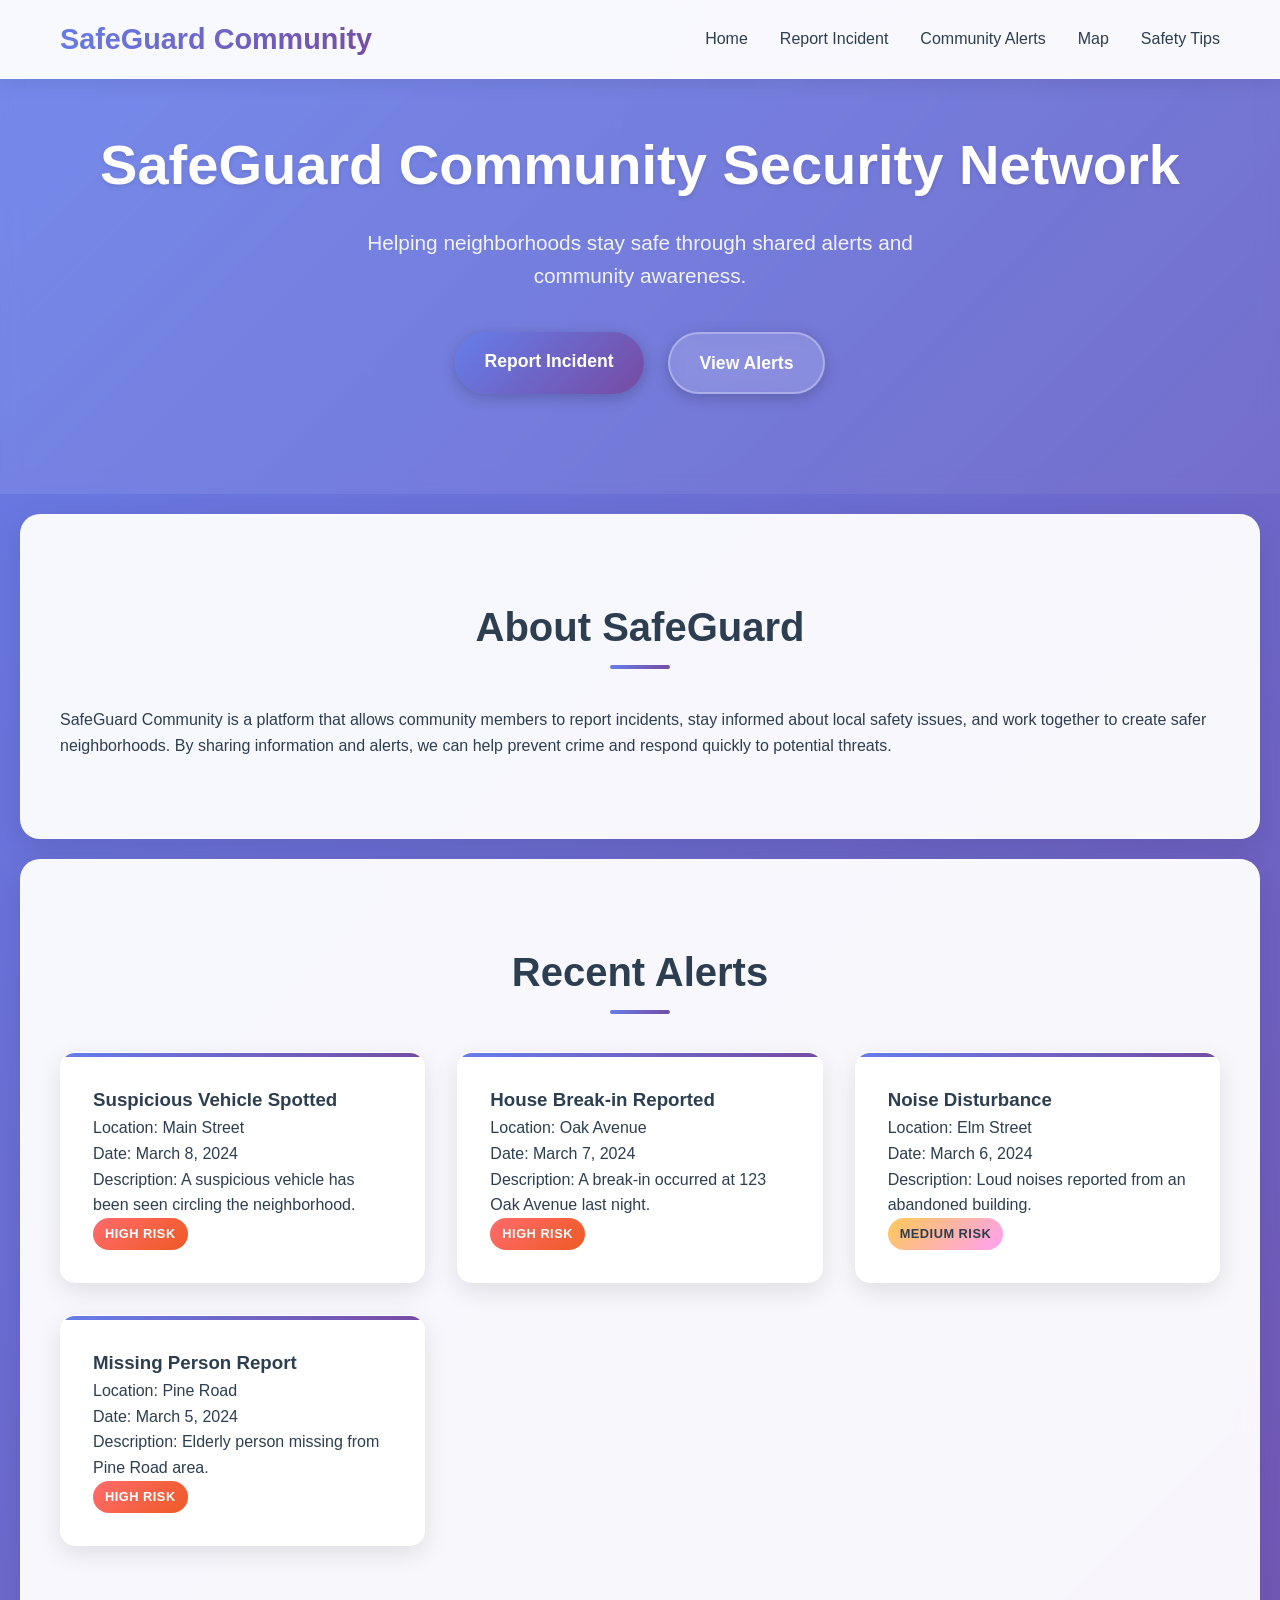
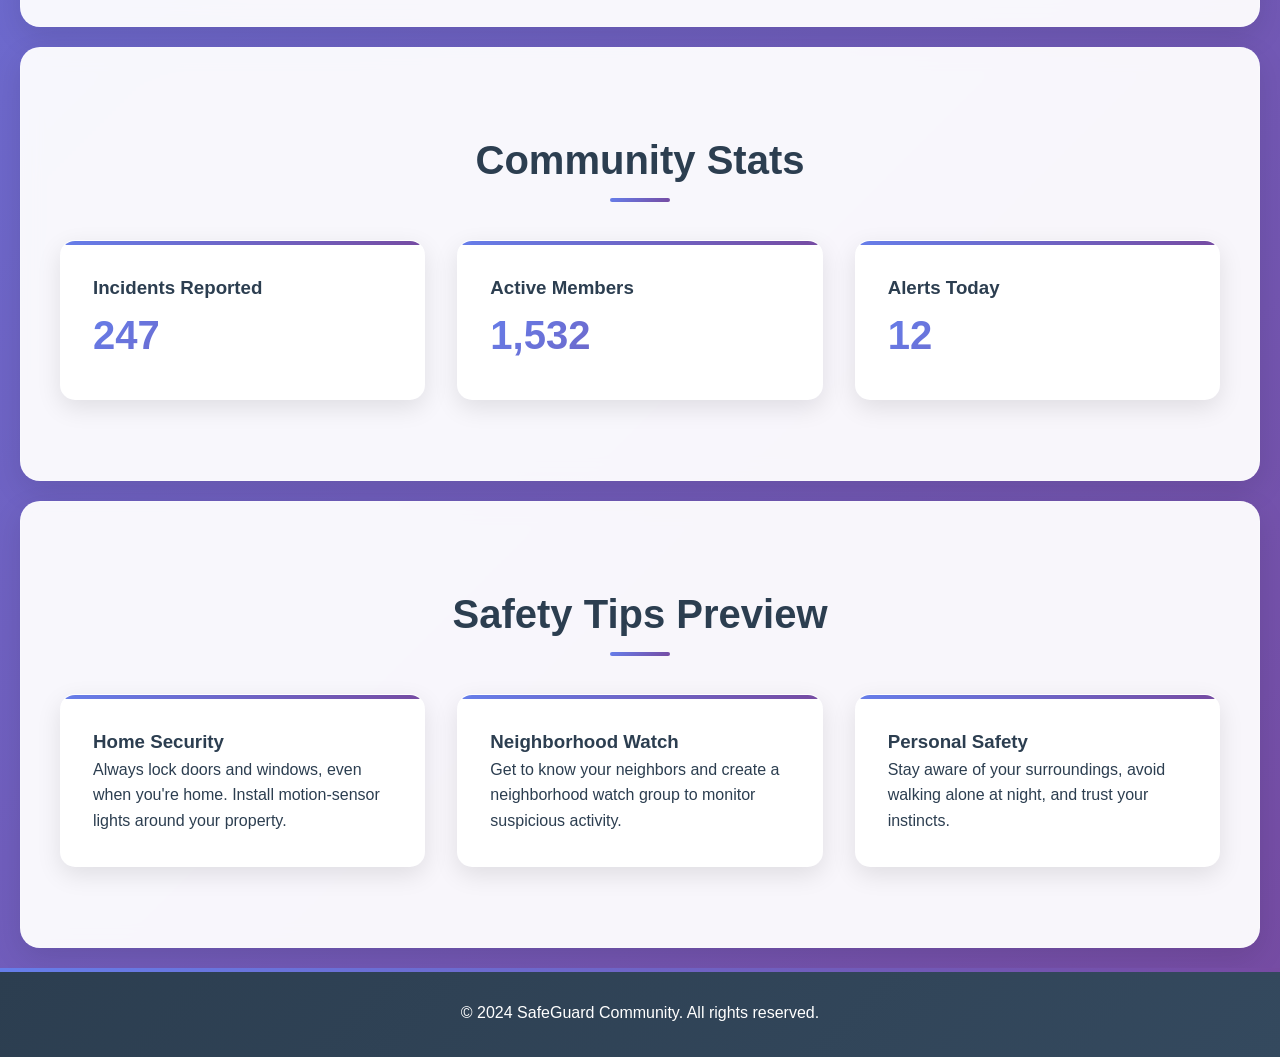
<file: index.html>
<!DOCTYPE html>
<html lang="en">
<head>
    <meta charset="UTF-8">
    <meta name="viewport" content="width=device-width, initial-scale=1.0">
    <title>SafeGuard Community - Home</title>
    <link rel="stylesheet" href="css/styles.css">
</head>
<body>
    <header>
        <nav>
            <div class="nav-container">
                <div class="logo">
                    <h1>SafeGuard Community</h1>
                </div>
                <ul class="nav-menu">
                    <li><a href="index.html">Home</a></li>
                    <li><a href="report.html">Report Incident</a></li>
                    <li><a href="alerts.html">Community Alerts</a></li>
                    <li><a href="map.html">Map</a></li>
                    <li><a href="tips.html">Safety Tips</a></li>
                </ul>
                <div class="hamburger">
                    <span class="bar"></span>
                    <span class="bar"></span>
                    <span class="bar"></span>
                </div>
            </div>
        </nav>
    </header>

    <main>
        <section class="hero">
            <div class="hero-content">
                <h1>SafeGuard Community Security Network</h1>
                <p>Helping neighborhoods stay safe through shared alerts and community awareness.</p>
                <div class="hero-buttons">
                    <a href="report.html" class="btn primary">Report Incident</a>
                    <a href="alerts.html" class="btn secondary">View Alerts</a>
                </div>
            </div>
        </section>

        <section class="about">
            <div class="container">
                <h2>About SafeGuard</h2>
                <p>SafeGuard Community is a platform that allows community members to report incidents, stay informed about local safety issues, and work together to create safer neighborhoods. By sharing information and alerts, we can help prevent crime and respond quickly to potential threats.</p>
            </div>
        </section>

        <section class="recent-alerts">
            <div class="container">
                <h2>Recent Alerts</h2>
                <div class="alerts-grid">
                    <div class="alert-card">
                        <h3>Suspicious Vehicle Spotted</h3>
                        <p>Location: Main Street</p>
                        <p>Date: March 8, 2024</p>
                        <p>Description: A suspicious vehicle has been seen circling the neighborhood.</p>
                        <span class="alert-level high">High Risk</span>
                    </div>
                    <div class="alert-card">
                        <h3>House Break-in Reported</h3>
                        <p>Location: Oak Avenue</p>
                        <p>Date: March 7, 2024</p>
                        <p>Description: A break-in occurred at 123 Oak Avenue last night.</p>
                        <span class="alert-level high">High Risk</span>
                    </div>
                    <div class="alert-card">
                        <h3>Noise Disturbance</h3>
                        <p>Location: Elm Street</p>
                        <p>Date: March 6, 2024</p>
                        <p>Description: Loud noises reported from an abandoned building.</p>
                        <span class="alert-level medium">Medium Risk</span>
                    </div>
                    <div class="alert-card">
                        <h3>Missing Person Report</h3>
                        <p>Location: Pine Road</p>
                        <p>Date: March 5, 2024</p>
                        <p>Description: Elderly person missing from Pine Road area.</p>
                        <span class="alert-level high">High Risk</span>
                    </div>
                </div>
            </div>
        </section>

        <section class="stats">
            <div class="container">
                <h2>Community Stats</h2>
                <div class="stats-grid">
                    <div class="stat-card">
                        <h3>Incidents Reported</h3>
                        <p class="stat-number">247</p>
                    </div>
                    <div class="stat-card">
                        <h3>Active Members</h3>
                        <p class="stat-number">1,532</p>
                    </div>
                    <div class="stat-card">
                        <h3>Alerts Today</h3>
                        <p class="stat-number">12</p>
                    </div>
                </div>
            </div>
        </section>

        <section class="tips-preview">
            <div class="container">
                <h2>Safety Tips Preview</h2>
                <div class="tips-grid">
                    <div class="tip-card">
                        <h3>Home Security</h3>
                        <p>Always lock doors and windows, even when you're home. Install motion-sensor lights around your property.</p>
                    </div>
                    <div class="tip-card">
                        <h3>Neighborhood Watch</h3>
                        <p>Get to know your neighbors and create a neighborhood watch group to monitor suspicious activity.</p>
                    </div>
                    <div class="tip-card">
                        <h3>Personal Safety</h3>
                        <p>Stay aware of your surroundings, avoid walking alone at night, and trust your instincts.</p>
                    </div>
                </div>
            </div>
        </section>
    </main>

    <footer>
        <div class="container">
            <p>&copy; 2024 SafeGuard Community. All rights reserved.</p>
        </div>
    </footer>

    <button class="back-to-top" id="backToTop" title="Back to Top">
        <i class="arrow-up">↑</i>
    </button>

    <script src="js/main.js"></script>
</body>
</html>
</file>
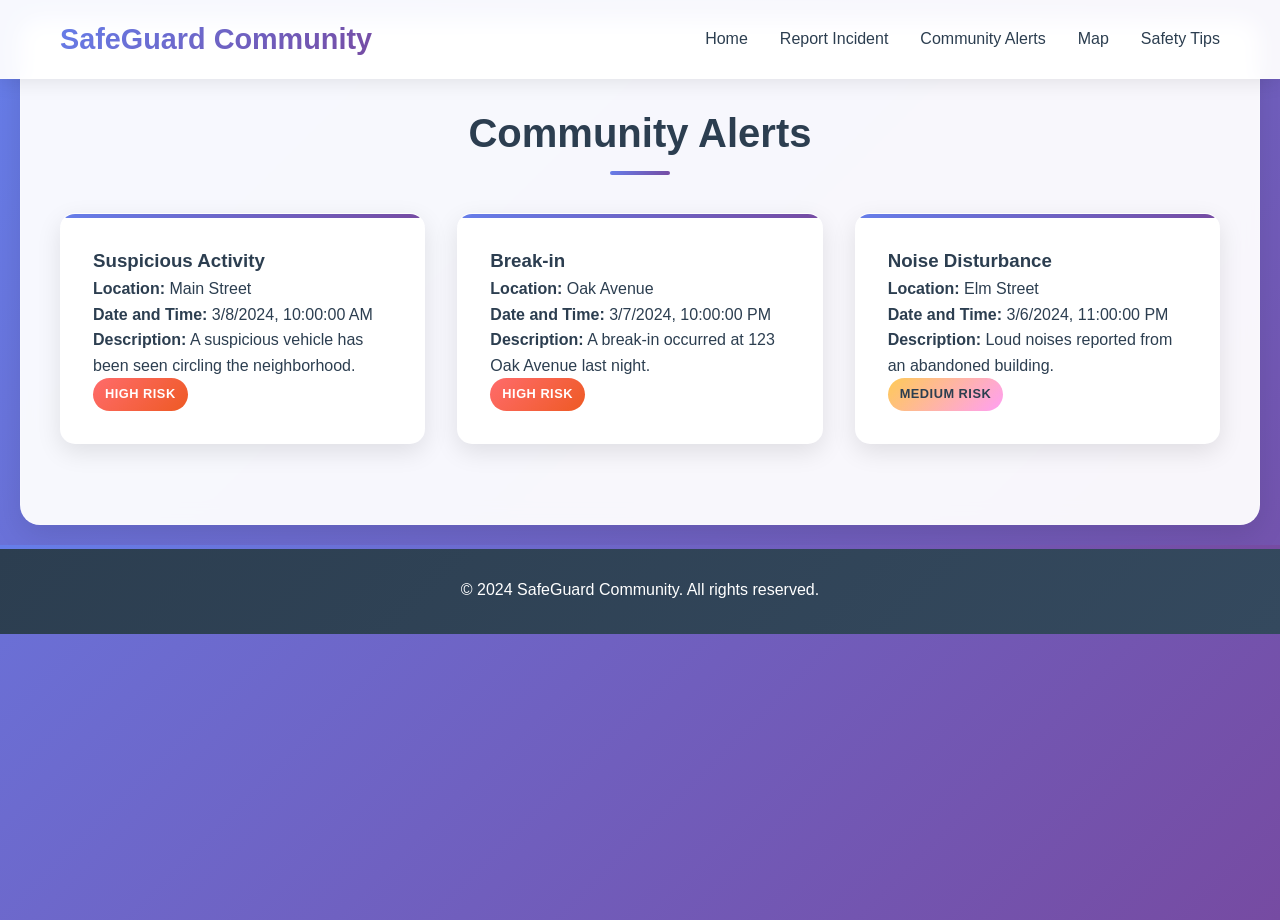
<file: alerts.html>
<!DOCTYPE html>
<html lang="en">
<head>
    <meta charset="UTF-8">
    <meta name="viewport" content="width=device-width, initial-scale=1.0">
    <title>SafeGuard Community - Community Alerts</title>
    <link rel="stylesheet" href="css/styles.css">
</head>
<body>
    <header>
        <nav>
            <div class="nav-container">
                <div class="logo">
                    <h1>SafeGuard Community</h1>
                </div>
                <ul class="nav-menu">
                    <li><a href="index.html">Home</a></li>
                    <li><a href="report.html">Report Incident</a></li>
                    <li><a href="alerts.html">Community Alerts</a></li>
                    <li><a href="map.html">Map</a></li>
                    <li><a href="tips.html">Safety Tips</a></li>
                </ul>
                <div class="hamburger">
                    <span class="bar"></span>
                    <span class="bar"></span>
                    <span class="bar"></span>
                </div>
            </div>
        </nav>
    </header>

    <main>
        <section class="alerts-list">
            <div class="container">
                <h2>Community Alerts</h2>
                <div id="alerts-container" class="alerts-grid">
                    <!-- Alerts will be loaded here -->
                </div>
            </div>
        </section>
    </main>

    <footer>
        <div class="container">
            <p>&copy; 2024 SafeGuard Community. All rights reserved.</p>
        </div>
    </footer>

    <button class="back-to-top" id="backToTop" title="Back to Top">
        <i class="arrow-up">↑</i>
    </button>

    <script src="js/main.js"></script>
    <script src="js/alerts.js"></script>
</body>
</html>
</file>
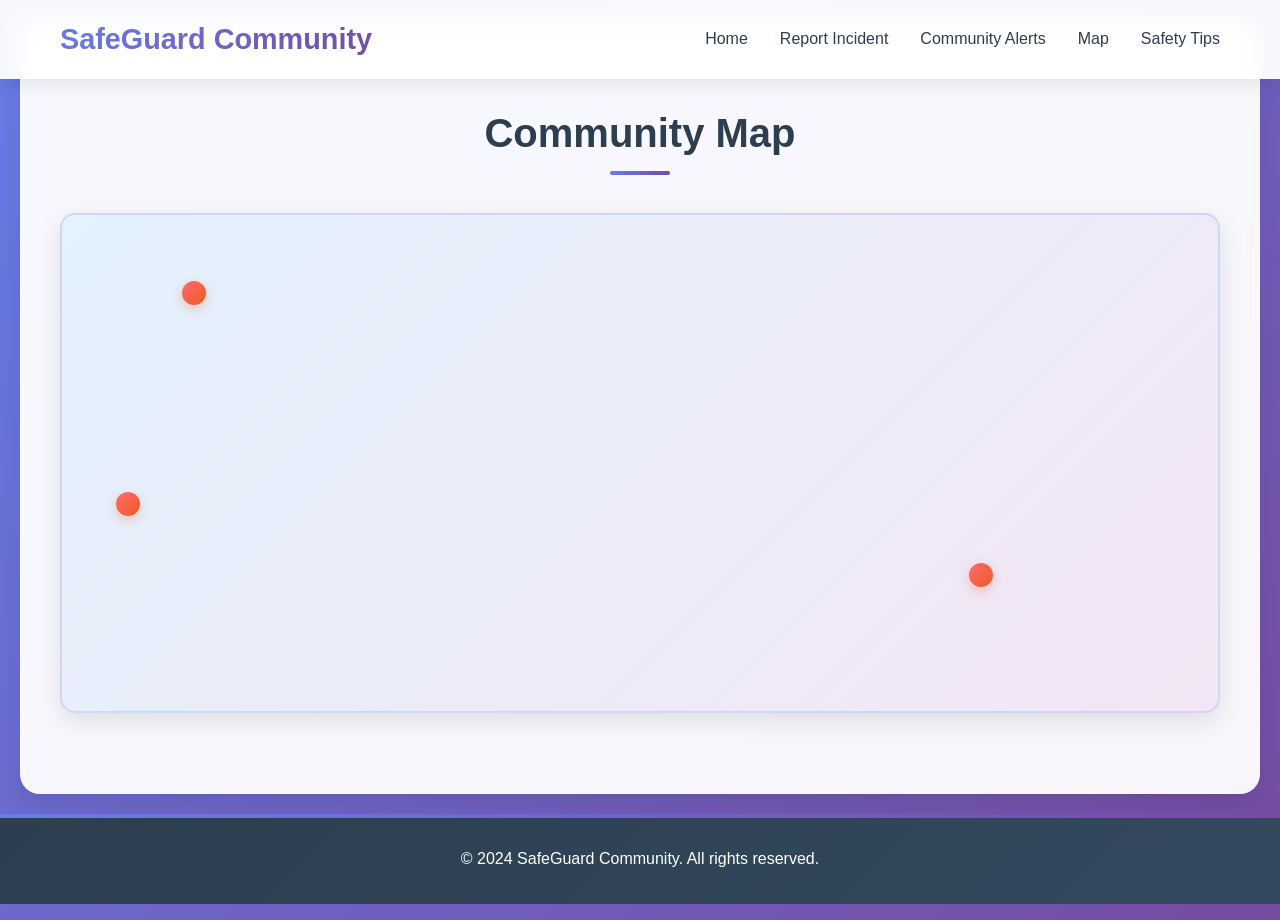
<file: map.html>
<!DOCTYPE html>
<html lang="en">
<head>
    <meta charset="UTF-8">
    <meta name="viewport" content="width=device-width, initial-scale=1.0">
    <title>SafeGuard Community - Map</title>
    <link rel="stylesheet" href="css/styles.css">
</head>
<body>
    <header>
        <nav>
            <div class="nav-container">
                <div class="logo">
                    <h1>SafeGuard Community</h1>
                </div>
                <ul class="nav-menu">
                    <li><a href="index.html">Home</a></li>
                    <li><a href="report.html">Report Incident</a></li>
                    <li><a href="alerts.html">Community Alerts</a></li>
                    <li><a href="map.html">Map</a></li>
                    <li><a href="tips.html">Safety Tips</a></li>
                </ul>
                <div class="hamburger">
                    <span class="bar"></span>
                    <span class="bar"></span>
                    <span class="bar"></span>
                </div>
            </div>
        </nav>
    </header>

    <main>
        <section class="map-section">
            <div class="container">
                <h2>Community Map</h2>
                <div id="map" class="map-container">
                    <!-- Markers will be added here -->
                </div>
            </div>
        </section>
    </main>

    <footer>
        <div class="container">
            <p>&copy; 2024 SafeGuard Community. All rights reserved.</p>
        </div>
    </footer>

    <button class="back-to-top" id="backToTop" title="Back to Top">
        <i class="arrow-up">↑</i>
    </button>

    <script src="js/main.js"></script>
    <script src="js/map.js"></script>
</body>
</html>
</file>
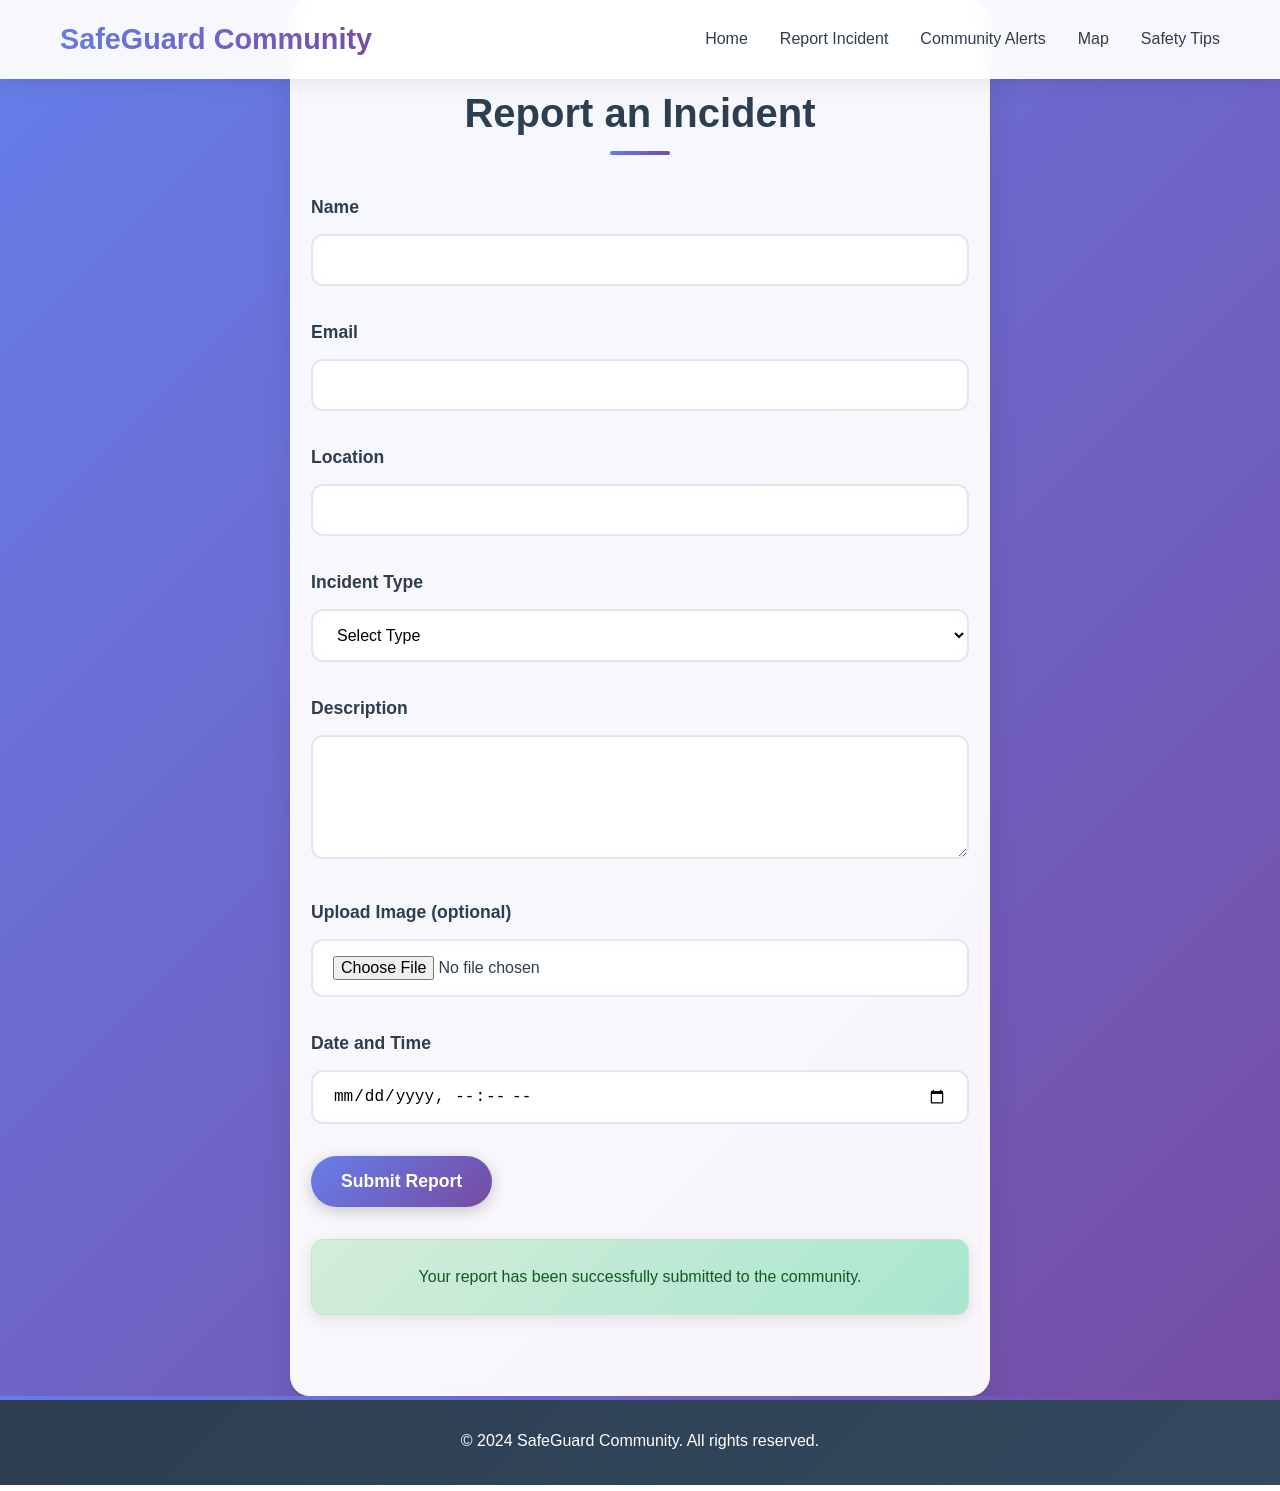
<file: report.html>
<!DOCTYPE html>
<html lang="en">
<head>
    <meta charset="UTF-8">
    <meta name="viewport" content="width=device-width, initial-scale=1.0">
    <title>SafeGuard Community - Report Incident</title>
    <link rel="stylesheet" href="css/styles.css">
</head>
<body>
    <header>
        <nav>
            <div class="nav-container">
                <div class="logo">
                    <h1>SafeGuard Community</h1>
                </div>
                <ul class="nav-menu">
                    <li><a href="index.html">Home</a></li>
                    <li><a href="report.html">Report Incident</a></li>
                    <li><a href="alerts.html">Community Alerts</a></li>
                    <li><a href="map.html">Map</a></li>
                    <li><a href="tips.html">Safety Tips</a></li>
                </ul>
                <div class="hamburger">
                    <span class="bar"></span>
                    <span class="bar"></span>
                    <span class="bar"></span>
                </div>
            </div>
        </nav>
    </header>

    <main>
        <section class="report-form">
            <div class="container">
                <h2>Report an Incident</h2>
                <form id="incident-form">
                    <div class="form-group">
                        <label for="name">Name</label>
                        <input type="text" id="name" name="name" required>
                    </div>
                    <div class="form-group">
                        <label for="email">Email</label>
                        <input type="email" id="email" name="email" required>
                    </div>
                    <div class="form-group">
                        <label for="location">Location</label>
                        <input type="text" id="location" name="location" required>
                    </div>
                    <div class="form-group">
                        <label for="incident-type">Incident Type</label>
                        <select id="incident-type" name="incident-type" required>
                            <option value="">Select Type</option>
                            <option value="suspicious-activity">Suspicious Activity</option>
                            <option value="theft">Theft</option>
                            <option value="break-in">Break-in</option>
                            <option value="vandalism">Vandalism</option>
                            <option value="missing-person">Missing Person</option>
                            <option value="other">Other</option>
                        </select>
                    </div>
                    <div class="form-group">
                        <label for="description">Description</label>
                        <textarea id="description" name="description" rows="5" required></textarea>
                    </div>
                    <div class="form-group">
                        <label for="image">Upload Image (optional)</label>
                        <input type="file" id="image" name="image" accept="image/*">
                    </div>
                    <div class="form-group">
                        <label for="datetime">Date and Time</label>
                        <input type="datetime-local" id="datetime" name="datetime" required>
                    </div>
                    <button type="submit" class="btn primary">Submit Report</button>
                </form>
                <div id="confirmation" class="confirmation hidden">
                    <p>Your report has been successfully submitted to the community.</p>
                </div>
            </div>
        </section>
    </main>

    <footer>
        <div class="container">
            <p>&copy; 2024 SafeGuard Community. All rights reserved.</p>
        </div>
    </footer>

    <button class="back-to-top" id="backToTop" title="Back to Top">
        <i class="arrow-up">↑</i>
    </button>

    <script src="js/main.js"></script>
    <script src="js/reports.js"></script>
</body>
</html>
</file>
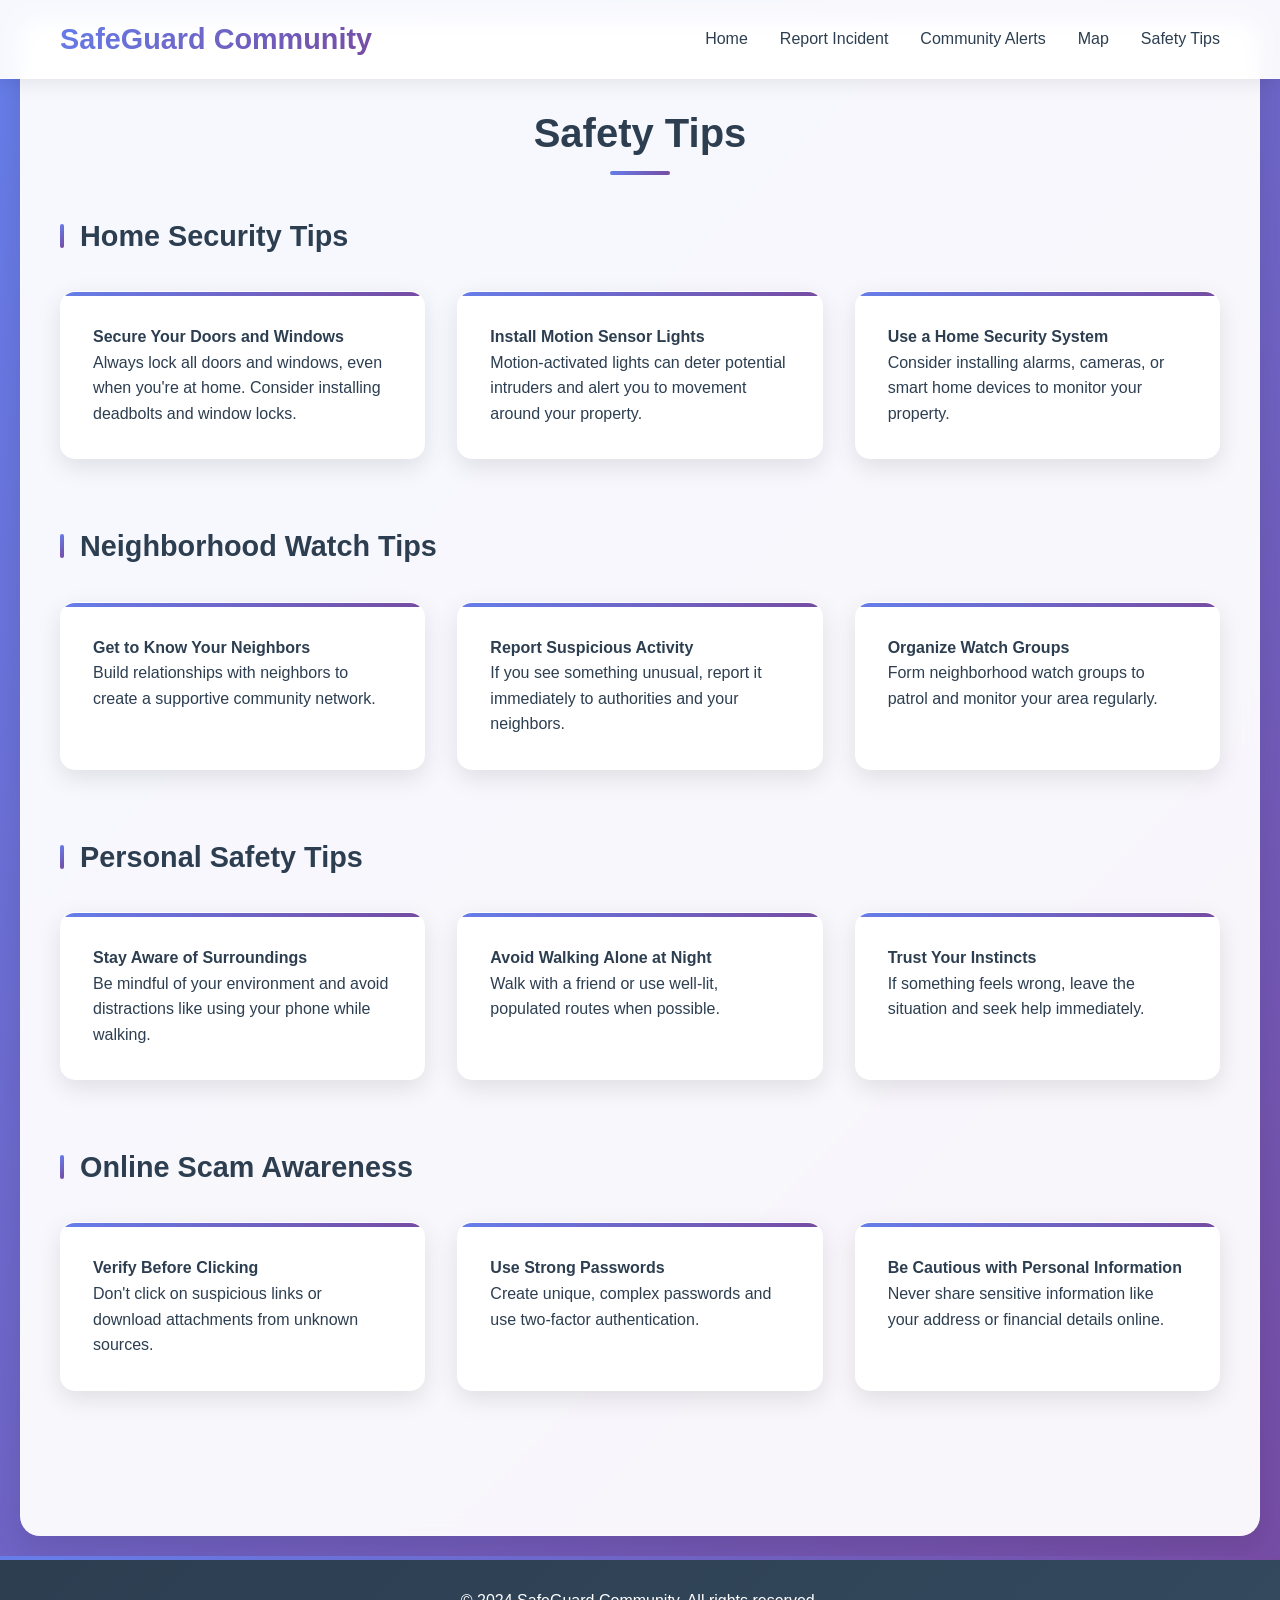
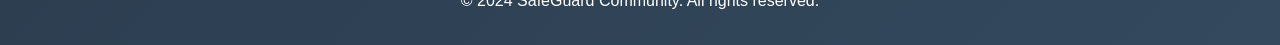
<file: tips.html>
<!DOCTYPE html>
<html lang="en">
<head>
    <meta charset="UTF-8">
    <meta name="viewport" content="width=device-width, initial-scale=1.0">
    <title>SafeGuard Community - Safety Tips</title>
    <link rel="stylesheet" href="css/styles.css">
</head>
<body>
    <header>
        <nav>
            <div class="nav-container">
                <div class="logo">
                    <h1>SafeGuard Community</h1>
                </div>
                <ul class="nav-menu">
                    <li><a href="index.html">Home</a></li>
                    <li><a href="report.html">Report Incident</a></li>
                    <li><a href="alerts.html">Community Alerts</a></li>
                    <li><a href="map.html">Map</a></li>
                    <li><a href="tips.html">Safety Tips</a></li>
                </ul>
                <div class="hamburger">
                    <span class="bar"></span>
                    <span class="bar"></span>
                    <span class="bar"></span>
                </div>
            </div>
        </nav>
    </header>

    <main>
        <section class="tips-section">
            <div class="container">
                <h2>Safety Tips</h2>
                <div class="tips-categories">
                    <div class="tips-category">
                        <h3>Home Security Tips</h3>
                        <div class="tips-grid">
                            <div class="tip-card">
                                <h4>Secure Your Doors and Windows</h4>
                                <p>Always lock all doors and windows, even when you're at home. Consider installing deadbolts and window locks.</p>
                            </div>
                            <div class="tip-card">
                                <h4>Install Motion Sensor Lights</h4>
                                <p>Motion-activated lights can deter potential intruders and alert you to movement around your property.</p>
                            </div>
                            <div class="tip-card">
                                <h4>Use a Home Security System</h4>
                                <p>Consider installing alarms, cameras, or smart home devices to monitor your property.</p>
                            </div>
                        </div>
                    </div>
                    <div class="tips-category">
                        <h3>Neighborhood Watch Tips</h3>
                        <div class="tips-grid">
                            <div class="tip-card">
                                <h4>Get to Know Your Neighbors</h4>
                                <p>Build relationships with neighbors to create a supportive community network.</p>
                            </div>
                            <div class="tip-card">
                                <h4>Report Suspicious Activity</h4>
                                <p>If you see something unusual, report it immediately to authorities and your neighbors.</p>
                            </div>
                            <div class="tip-card">
                                <h4>Organize Watch Groups</h4>
                                <p>Form neighborhood watch groups to patrol and monitor your area regularly.</p>
                            </div>
                        </div>
                    </div>
                    <div class="tips-category">
                        <h3>Personal Safety Tips</h3>
                        <div class="tips-grid">
                            <div class="tip-card">
                                <h4>Stay Aware of Surroundings</h4>
                                <p>Be mindful of your environment and avoid distractions like using your phone while walking.</p>
                            </div>
                            <div class="tip-card">
                                <h4>Avoid Walking Alone at Night</h4>
                                <p>Walk with a friend or use well-lit, populated routes when possible.</p>
                            </div>
                            <div class="tip-card">
                                <h4>Trust Your Instincts</h4>
                                <p>If something feels wrong, leave the situation and seek help immediately.</p>
                            </div>
                        </div>
                    </div>
                    <div class="tips-category">
                        <h3>Online Scam Awareness</h3>
                        <div class="tips-grid">
                            <div class="tip-card">
                                <h4>Verify Before Clicking</h4>
                                <p>Don't click on suspicious links or download attachments from unknown sources.</p>
                            </div>
                            <div class="tip-card">
                                <h4>Use Strong Passwords</h4>
                                <p>Create unique, complex passwords and use two-factor authentication.</p>
                            </div>
                            <div class="tip-card">
                                <h4>Be Cautious with Personal Information</h4>
                                <p>Never share sensitive information like your address or financial details online.</p>
                            </div>
                        </div>
                    </div>
                </div>
            </div>
        </section>
    </main>

    <footer>
        <div class="container">
            <p>&copy; 2024 SafeGuard Community. All rights reserved.</p>
        </div>
    </footer>

    <button class="back-to-top" id="backToTop" title="Back to Top">
        <i class="arrow-up">↑</i>
    </button>

    <script src="js/main.js"></script>
</body>
</html>
</file>
<file: css/styles.css>
/* styles.css - Main stylesheet for SafeGuard Community */

/* Reset and base styles */
* {
    margin: 0;
    padding: 0;
    box-sizing: border-box;
}

body {
    font-family: 'Segoe UI', Tahoma, Geneva, Verdana, sans-serif;
    line-height: 1.6;
    color: #2c3e50;
    background: linear-gradient(135deg, #667eea 0%, #764ba2 100%);
    min-height: 100vh;
}

.container {
    max-width: 1200px;
    margin: 0 auto;
    padding: 0 20px;
}

/* Navigation */
nav {
    background: rgba(255, 255, 255, 0.95);
    backdrop-filter: blur(10px);
    color: #2c3e50;
    padding: 1rem 0;
    position: fixed;
    width: 100%;
    top: 0;
    z-index: 1000;
    box-shadow: 0 2px 20px rgba(0, 0, 0, 0.1);
    border-bottom: 1px solid rgba(255, 255, 255, 0.2);
}

.nav-container {
    display: flex;
    justify-content: space-between;
    align-items: center;
    max-width: 1200px;
    margin: 0 auto;
    padding: 0 20px;
}

.logo h1 {
    font-size: 1.8rem;
    font-weight: 700;
    background: linear-gradient(135deg, #667eea 0%, #764ba2 100%);
    -webkit-background-clip: text;
    -webkit-text-fill-color: transparent;
    background-clip: text;
}

.nav-menu {
    display: flex;
    list-style: none;
}

.nav-menu li {
    margin-left: 2rem;
}

.nav-menu a {
    color: #2c3e50;
    text-decoration: none;
    font-weight: 500;
    transition: all 0.3s ease;
    position: relative;
}

.nav-menu a::after {
    content: '';
    position: absolute;
    width: 0;
    height: 2px;
    bottom: -5px;
    left: 0;
    background: linear-gradient(135deg, #667eea 0%, #764ba2 100%);
    transition: width 0.3s ease;
}

.nav-menu a:hover::after {
    width: 100%;
}

.nav-menu a:hover {
    color: #667eea;
    transform: translateY(-2px);
}

.hamburger {
    display: none;
    flex-direction: column;
    cursor: pointer;
}

.bar {
    width: 25px;
    height: 3px;
    background: linear-gradient(135deg, #667eea 0%, #764ba2 100%);
    margin: 3px 0;
    transition: 0.3s;
    border-radius: 2px;
}

/* Hero Section */
.hero {
    background: linear-gradient(135deg, rgba(255, 255, 255, 0.1) 0%, rgba(255, 255, 255, 0.05) 100%);
    backdrop-filter: blur(10px);
    color: white;
    padding: 120px 0 100px;
    text-align: center;
    position: relative;
    overflow: hidden;
}

.hero::before {
    content: '';
    position: absolute;
    top: 0;
    left: 0;
    right: 0;
    bottom: 0;
    background: url('data:image/svg+xml,<svg xmlns="http://www.w3.org/2000/svg" viewBox="0 0 100 100"><defs><pattern id="grain" width="100" height="100" patternUnits="userSpaceOnUse"><circle cx="25" cy="25" r="1" fill="rgba(255,255,255,0.1)"/><circle cx="75" cy="75" r="1" fill="rgba(255,255,255,0.1)"/><circle cx="50" cy="10" r="0.5" fill="rgba(255,255,255,0.1)"/></pattern></defs><rect width="100" height="100" fill="url(%23grain)"/></svg>');
    opacity: 0.1;
}

.hero h1 {
    font-size: 3.5rem;
    margin-bottom: 1rem;
    font-weight: 800;
    text-shadow: 0 2px 4px rgba(0, 0, 0, 0.1);
}

.hero p {
    font-size: 1.3rem;
    margin-bottom: 2.5rem;
    opacity: 0.9;
    max-width: 600px;
    margin-left: auto;
    margin-right: auto;
}

.hero-buttons {
    display: flex;
    justify-content: center;
    gap: 1.5rem;
    flex-wrap: wrap;
}

.btn {
    display: inline-block;
    padding: 15px 30px;
    text-decoration: none;
    border-radius: 50px;
    transition: all 0.3s ease;
    font-weight: 600;
    font-size: 1.1rem;
    position: relative;
    overflow: hidden;
    box-shadow: 0 4px 15px rgba(0, 0, 0, 0.2);
}

.btn::before {
    content: '';
    position: absolute;
    top: 0;
    left: -100%;
    width: 100%;
    height: 100%;
    background: linear-gradient(90deg, transparent, rgba(255, 255, 255, 0.2), transparent);
    transition: left 0.5s;
}

.btn:hover::before {
    left: 100%;
}

.btn.primary {
    background: linear-gradient(135deg, #667eea 0%, #764ba2 100%);
    color: white;
    border: none;
}

.btn.primary:hover {
    transform: translateY(-3px);
    box-shadow: 0 8px 25px rgba(102, 126, 234, 0.4);
}

.btn.secondary {
    background: rgba(255, 255, 255, 0.1);
    color: white;
    border: 2px solid rgba(255, 255, 255, 0.3);
    backdrop-filter: blur(10px);
}

.btn.secondary:hover {
    background: rgba(255, 255, 255, 0.2);
    border-color: rgba(255, 255, 255, 0.5);
    transform: translateY(-3px);
    box-shadow: 0 8px 25px rgba(255, 255, 255, 0.2);
}

/* Sections */
section {
    padding: 80px 0;
    position: relative;
}

.about, .recent-alerts, .stats, .tips-preview {
    background: rgba(255, 255, 255, 0.95);
    backdrop-filter: blur(10px);
    margin: 20px;
    border-radius: 20px;
    box-shadow: 0 10px 30px rgba(0, 0, 0, 0.1);
    border: 1px solid rgba(255, 255, 255, 0.2);
}

.report-form, .alerts-list, .map-section, .tips-section {
    background: rgba(255, 255, 255, 0.95);
    backdrop-filter: blur(10px);
    margin: 20px;
    border-radius: 20px;
    box-shadow: 0 10px 30px rgba(0, 0, 0, 0.1);
    border: 1px solid rgba(255, 255, 255, 0.2);
}

h2 {
    text-align: center;
    margin-bottom: 3rem;
    color: #2c3e50;
    font-size: 2.5rem;
    font-weight: 700;
    position: relative;
}

h2::after {
    content: '';
    position: absolute;
    bottom: -10px;
    left: 50%;
    transform: translateX(-50%);
    width: 60px;
    height: 4px;
    background: linear-gradient(135deg, #667eea 0%, #764ba2 100%);
    border-radius: 2px;
}

/* Grid layouts */
.alerts-grid, .stats-grid, .tips-grid {
    display: grid;
    grid-template-columns: repeat(auto-fit, minmax(320px, 1fr));
    gap: 2rem;
}

/* Cards */
.alert-card, .stat-card, .tip-card {
    background: white;
    border-radius: 15px;
    padding: 2rem;
    box-shadow: 0 8px 25px rgba(0, 0, 0, 0.1);
    transition: all 0.3s ease;
    border: 1px solid rgba(255, 255, 255, 0.8);
    position: relative;
    overflow: hidden;
}

.alert-card::before, .stat-card::before, .tip-card::before {
    content: '';
    position: absolute;
    top: 0;
    left: 0;
    right: 0;
    height: 4px;
    background: linear-gradient(135deg, #667eea 0%, #764ba2 100%);
}

.alert-card:hover, .stat-card:hover, .tip-card:hover {
    transform: translateY(-8px);
    box-shadow: 0 15px 35px rgba(0, 0, 0, 0.15);
}

.alert-level {
    display: inline-block;
    padding: 6px 12px;
    border-radius: 20px;
    font-size: 0.8rem;
    font-weight: 600;
    color: white;
    text-transform: uppercase;
    letter-spacing: 0.5px;
}

.alert-level.high {
    background: linear-gradient(135deg, #ff6b6b 0%, #ee5a24 100%);
}

.alert-level.medium {
    background: linear-gradient(135deg, #feca57 0%, #ff9ff3 100%);
    color: #2c3e50;
}

.alert-level.low {
    background: linear-gradient(135deg, #48dbfb 0%, #0abde3 100%);
}

.stat-number {
    font-size: 2.5rem;
    font-weight: 800;
    background: linear-gradient(135deg, #667eea 0%, #764ba2 100%);
    -webkit-background-clip: text;
    -webkit-text-fill-color: transparent;
    background-clip: text;
}

/* Form styles */
.report-form {
    max-width: 700px;
    margin: 0 auto;
}

.form-group {
    margin-bottom: 2rem;
}

label {
    display: block;
    margin-bottom: 0.8rem;
    font-weight: 600;
    color: #2c3e50;
    font-size: 1.1rem;
}

input, select, textarea {
    width: 100%;
    padding: 15px 20px;
    border: 2px solid #e1e8ed;
    border-radius: 12px;
    font-size: 1rem;
    transition: all 0.3s ease;
    background: rgba(255, 255, 255, 0.8);
    backdrop-filter: blur(10px);
}

input:focus, select:focus, textarea:focus {
    outline: none;
    border-color: #667eea;
    box-shadow: 0 0 0 3px rgba(102, 126, 234, 0.1);
    transform: translateY(-2px);
}

textarea {
    resize: vertical;
    min-height: 120px;
}

.confirmation {
    margin-top: 2rem;
    padding: 1.5rem;
    background: linear-gradient(135deg, #d4edda 0%, #a8e6cf 100%);
    color: #155724;
    border: 1px solid #c3e6cb;
    border-radius: 12px;
    text-align: center;
    box-shadow: 0 4px 15px rgba(0, 0, 0, 0.1);
}

/* Map */
.map-container {
    width: 100%;
    height: 500px;
    background: linear-gradient(135deg, #e3f2fd 0%, #f3e5f5 100%);
    border: 2px solid rgba(102, 126, 234, 0.2);
    border-radius: 15px;
    position: relative;
    box-shadow: 0 8px 25px rgba(0, 0, 0, 0.1);
}

.map-marker {
    position: absolute;
    width: 24px;
    height: 24px;
    background: linear-gradient(135deg, #ff6b6b 0%, #ee5a24 100%);
    border-radius: 50%;
    cursor: pointer;
    display: flex;
    align-items: center;
    justify-content: center;
    color: white;
    font-weight: bold;
    box-shadow: 0 4px 12px rgba(238, 90, 36, 0.3);
    transition: all 0.3s ease;
}

.map-marker:hover {
    transform: scale(1.2);
    box-shadow: 0 6px 20px rgba(238, 90, 36, 0.5);
}

.marker-popup {
    display: none;
    position: absolute;
    bottom: 30px;
    left: -110px;
    background: white;
    border: 1px solid #e1e8ed;
    border-radius: 12px;
    padding: 15px;
    box-shadow: 0 8px 25px rgba(0, 0, 0, 0.15);
    z-index: 1000;
    min-width: 220px;
    backdrop-filter: blur(10px);
}

.map-marker:hover .marker-popup {
    display: block;
}

/* Tips categories */
.tips-category {
    margin-bottom: 4rem;
}

.tips-category h3 {
    margin-bottom: 2rem;
    color: #2c3e50;
    font-size: 1.8rem;
    font-weight: 600;
    position: relative;
    padding-left: 20px;
}

.tips-category h3::before {
    content: '';
    position: absolute;
    left: 0;
    top: 50%;
    transform: translateY(-50%);
    width: 4px;
    height: 24px;
    background: linear-gradient(135deg, #667eea 0%, #764ba2 100%);
    border-radius: 2px;
}

/* Back to Top Button */
.back-to-top {
    position: fixed;
    bottom: 30px;
    right: 30px;
    width: 50px;
    height: 50px;
    background: linear-gradient(135deg, #667eea 0%, #764ba2 100%);
    color: white;
    border: none;
    border-radius: 50%;
    cursor: pointer;
    opacity: 0;
    visibility: hidden;
    transition: all 0.3s ease;
    z-index: 1000;
    box-shadow: 0 4px 15px rgba(0, 0, 0, 0.2);
    display: flex;
    align-items: center;
    justify-content: center;
    font-size: 1.2rem;
}

.back-to-top.show {
    opacity: 1;
    visibility: visible;
}

.back-to-top:hover {
    transform: translateY(-3px);
    box-shadow: 0 8px 25px rgba(102, 126, 234, 0.4);
}

/* Footer */
footer {
    background: linear-gradient(135deg, #2c3e50 0%, #34495e 100%);
    color: white;
    text-align: center;
    padding: 2rem 0;
    position: relative;
}

footer::before {
    content: '';
    position: absolute;
    top: 0;
    left: 0;
    right: 0;
    height: 4px;
    background: linear-gradient(135deg, #667eea 0%, #764ba2 100%);
}

/* Responsive design */
@media (max-width: 768px) {
    .nav-menu {
        position: fixed;
        left: -100%;
        top: 70px;
        flex-direction: column;
        background: rgba(255, 255, 255, 0.95);
        backdrop-filter: blur(10px);
        width: 100%;
        text-align: center;
        transition: 0.3s;
        box-shadow: 0 10px 27px rgba(0, 0, 0, 0.05);
        padding: 2rem 0;
        border-radius: 0 0 20px 20px;
    }

    .nav-menu.active {
        left: 0;
    }

    .nav-menu li {
        margin: 1rem 0;
    }

    .hamburger {
        display: flex;
    }

    .hero h1 {
        font-size: 2.5rem;
    }

    .hero p {
        font-size: 1.1rem;
    }

    .hero-buttons {
        flex-direction: column;
        align-items: center;
    }

    .alerts-grid, .stats-grid, .tips-grid {
        grid-template-columns: 1fr;
        gap: 1.5rem;
    }

    .report-form {
        padding: 0 20px;
    }

    .back-to-top {
        bottom: 20px;
        right: 20px;
        width: 45px;
        height: 45px;
        font-size: 1rem;
    }
}
</file>
